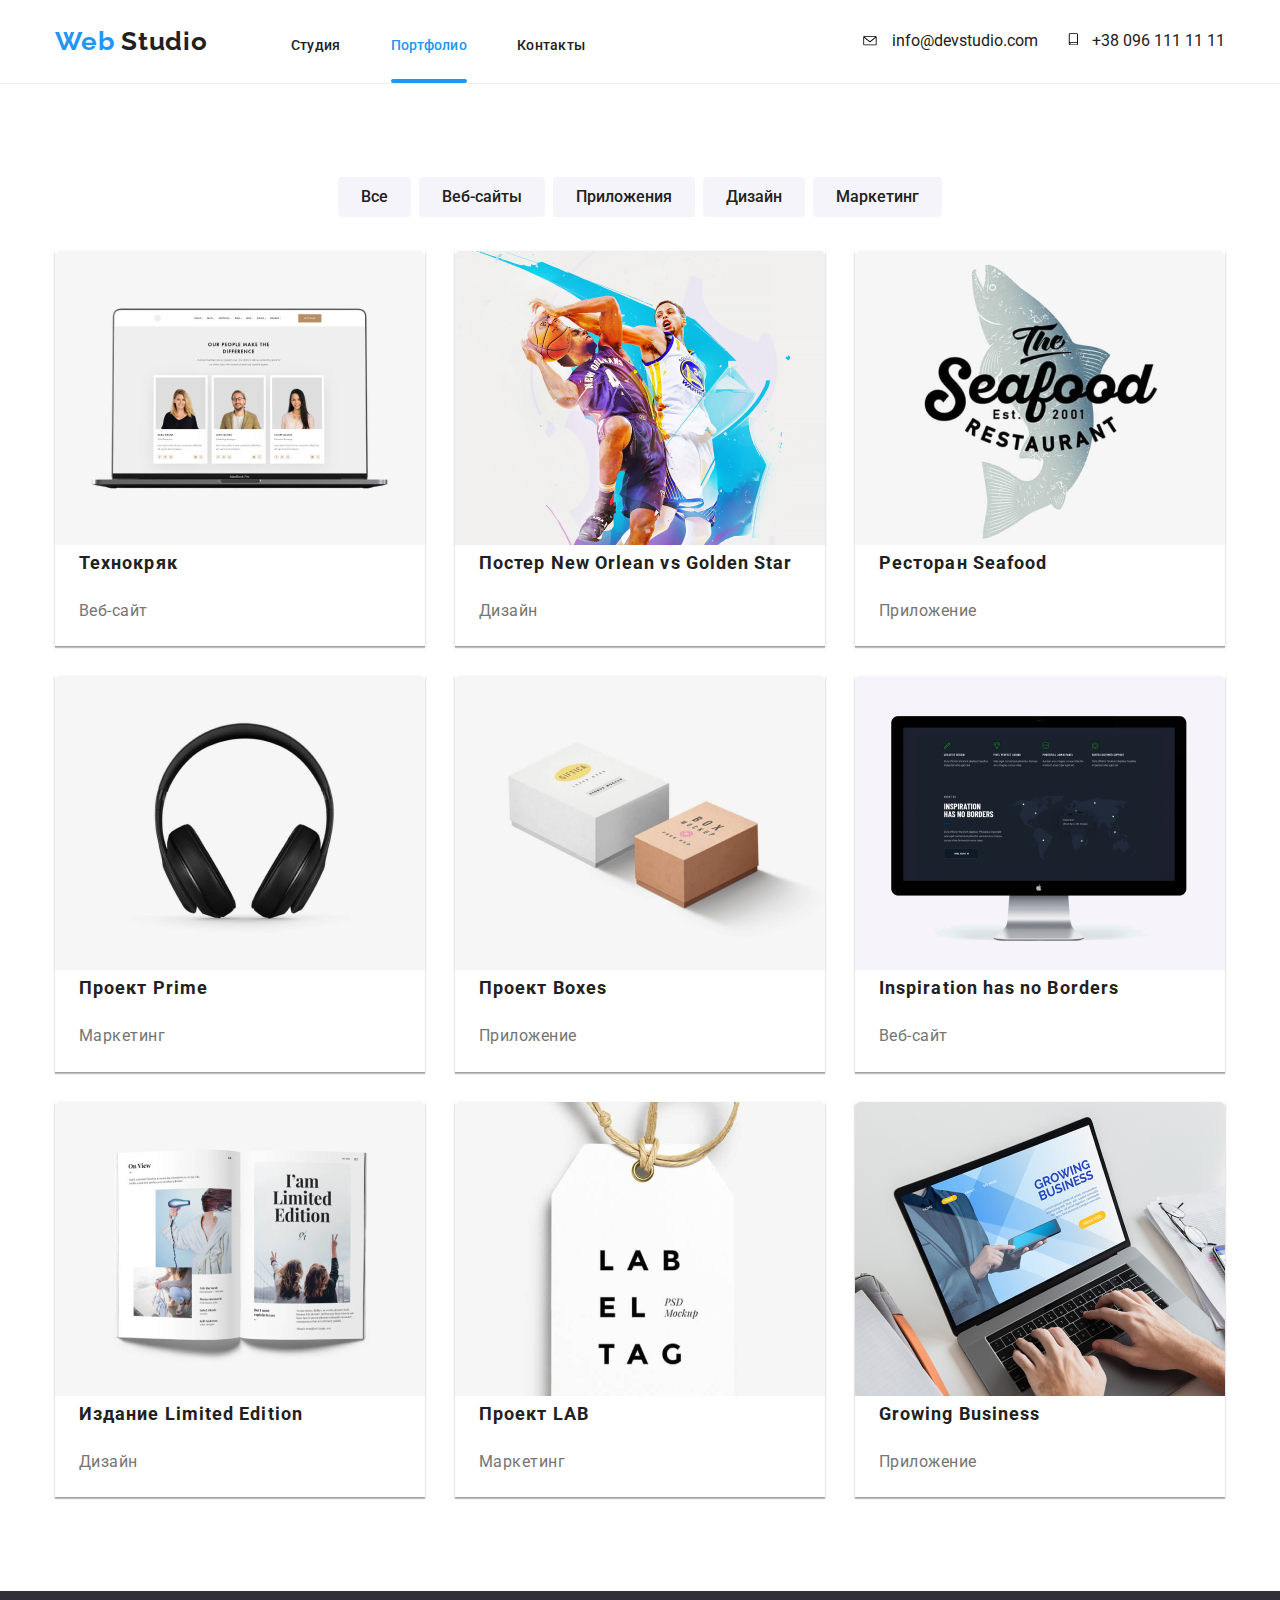
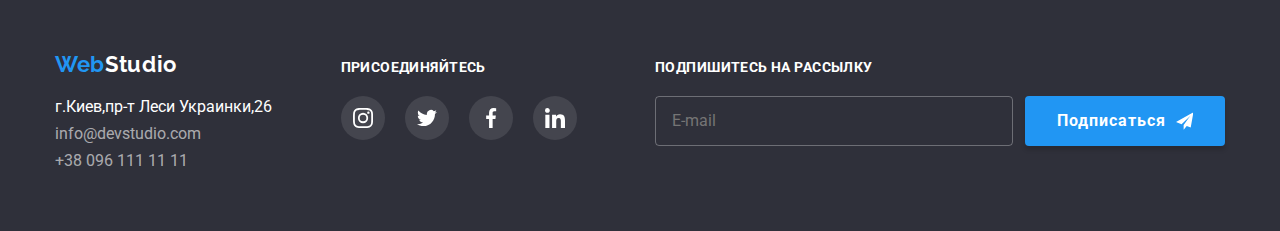
<file: portfolio.html>
<!DOCTYPE html>
<html lang="ru">
  <head>
    <meta charset="UTF-8" />
    <meta name="viewport" content="width=device-width, initial-scale=1.0" />
    <title>Web-studio-v-1</title>
    <link
      href="https://fonts.googleapis.com/css2?family=Raleway:wght@700&family=Roboto:wght@400;500;700&display=swap"
      rel="stylesheet"
    />
    <link rel="stylesheet" href="./css/normalize.css" />
    <link rel="stylesheet" href="./css/main.css" />
  </head>
  <body>
    <!---Шапка сайта-->
    <header class="portfolio-header">
      <div class="container">
      <nav class="page-nav">
        <a href="./index.html" class="logo-header"><span class="logo-web-header">Web</span> Studio</a>
        <ul class="site-nav link">
          <li class="nav-box">
            <a class="nav-link link" href="./index.html">Студия</a>
          </li>
          <li class="nav-box">
            <a class="nav-link link current" href="./portfolio.html">Портфолио</a>
          </li>
          <li class="nav-box">
            <a class="nav-link link" href="">Контакты</a>
          </li>
        </ul>

        <address class="contacts">
            
          <a class="mail-box" href="mailto:info@devstudio.com">
            <svg class="icon-mail">
              <use href="./images/sprite.svg#icon-envelope"></use>
            </svg>
            info@devstudio.com</a>
          
          <a class="smartphone-box" href="tel:+380961111111">
            <svg class="icon-smartphone">
              <use href="./images/sprite.svg#icon-smartphone"></use>
            </svg>
            +38 096 111 11 11</a>
         
        </address>
      </nav>
        </div>
    </header>
    <!--Проекты-->
    <main>
      <section class="section projects-page">
        <div class="container">
        <h1 class="invisible-title">Invisible title</h1>
        <ul class="projects-button">
          <li><button type="button" class="radio-button">Все</button></li>
          <li><button type="button" class="radio-button">Веб-сайты</button></li>
          <li><button type="button" class="radio-button">Приложения</button></li>
          <li><button type="button" class="radio-button">Дизайн</button></li>
          <li><button type="button" class="radio-button">Маркетинг</button></li>
        </ul>
        <ul class="projects">
          <li class="projects-item">
            <a class="projects-link" href="">
              <div class="overlay-container">
                
              <img class="projects-img" src="./images/img-portfolio-1.png" alt="Img-portfolio-1" />
                <p class="project-description">
                  Технокряк это современная площадка распространения коронавируса.
                  Компании используют эту платформу для цифрового шпионажа и атак
                  на защищённые сервера конкурентов.
                </p>
  
              </div>
              <h2 class="project-title">Технокряк</h2>
              <p class="text-primary">Веб-сайт</p>
            </a>
          </li>
          <li class="projects-item">
            <a class="projects-link" href="">
              <img class="projects-img" src="./images/img-portfolio-2.png" alt="Img-portfolio-2" />
              <h2 class="project-title">Постер New Orlean vs Golden Star</h2>
              <p class="text-primary">Дизайн</p>
            </a>
          </li>
          <li class="projects-item">
            <a class="projects-link" href="">
              <img class="projects-img" src="./images/img-portfolio-3.png" alt="Img-portfolio-3" />
              <h2 class="project-title">Ресторан Seafood</h2>
              <p class="text-primary">Приложение</p>
            </a>
          </li>
          <li class="projects-item">
            <a class="projects-link" href="">
              <img class="projects-img" src="./images/img-portfolio-4.png" alt="Img-portfolio-4" />
              <h2 class="project-title">Проект Prime</h2>
              <p class="text-primary">Маркетинг</p>
            </a>
          </li>
          <li class="projects-item">
            <a class="projects-link" href="">
              <img class="projects-img" src="./images/img-portfolio-5.png" alt="Img-portfolio-5" />
              <h2 class="project-title">Проект Boxes</h2>
              <p class="text-primary">Приложение</p>
            </a>
          </li>
          <li class="projects-item">
            <a class="projects-link" href="">
              <img class="projects-img" src="./images/img-portfolio-6.png" alt="Img-portfolio-6" />
              <h2 class="project-title">Inspiration has no Borders</h2>
              <p class="text-primary">Веб-сайт</p>
            </a>
          </li>
          <li class="projects-item">
            <a class="projects-link" href="">
              <img class="projects-img" src="./images/img-portfolio-7.png" alt="Img-portfolio-7" />
              <h2 class="project-title">Издание Limited Edition</h2>
              <p class="text-primary">Дизайн</p>
            </a>
          </li>
          <li class="projects-item">
            <a class="projects-link" href="">
              <img class="projects-img" src="./images/img-portfolio-8.png" alt="Img-portfolio-8" />
              <h2 class="project-title">Проект LAB</h2>
              <p class="text-primary">Маркетинг</p>
            </a>
          </li>
          <li class="projects-item">
            <a class="projects-link" href="">
              <img class="projects-img" src="./images/img-portfolio-9.png" alt="Img-portfolio-9" />
              <h2 class="project-title">Growing Business</h2>
              <p class="text-primary">Приложение</p>
            </a>
          </li>
        </ul>
      </div>
      </section>
    </main>
    <!--Подвал-->
    <footer class="footer-section">
      <div class="container top-part">
        <div class="address-blok">
          <a href="./index.html" class="logo-footer"
            ><span class="logo-web-footer">Web</span>Studio</a
          >

          <address class="contacts footer">
            <p class="tipe-address">г.Киев,пр-т Леси Украинки,26</p>
            <a href="mailto:info@devstudio.com" class="tipe"
              >info@devstudio.com</a
            >
            <a href="tel:+380961111111" class="tipe">+38 096 111 11 11</a>
          </address>
        </div>
        <div class="item-colum">
          <p class="footer-title">присоединяйтесь</p>
          <ul class="social-link-box">
            <li>
              <a class="social-link footer" href="" aria-label="Ссылка на Instagram">
                <svg class="instagram-footer">
                  <use href="./images/sprite.svg#icon-icon-instagram"></use>
                </svg>
              </a>
            </li>
            <li>
              <a class="social-link footer" href="" aria-label="Ссылка на Twitter">
                <svg class="twitter-footer">
                  <use href="./images/sprite.svg#icon-icon-twitter"></use>
                </svg>
              </a>
            </li>
            <li>
              <a class="social-link footer" href="" aria-label="Ссылка на Facebook">
                <svg class="facebook-footer">
                  <use href="./images/sprite.svg#icon-icon-facebook"></use>
                </svg>
              </a>
            </li>
            <li>
              <a class="social-link footer" href="" aria-label="Ссылка на LinkedIn">
                <svg class="linkedin-footer">
                  <use href="./images/sprite.svg#icon-icon-linkedin"></use>
                </svg>
              </a>
            </li>
          </ul>
        </div>
        <div class="item-colum subscription">
          <p class="footer-title">Подпишитесь на рассылку</p>
          <form class="footer-form">
            <input class="email" type="email" placeholder="E-mail" />
            <button class="button footer">Подписаться
              <svg class="button-icon">
                <use href="./images/sprite.svg#icon-icon-send"></use>
              </svg>
            </button>
          </form>
        </div>
      </div>
    </footer>
  </body>
</html>
</file>
<file: css/main.css>
:root {
  --primary-text-color: #757575;
  --title-text-color: #212121;
  --title-secondary-text-color: #ffffff;
  --primary-background-color: #ffffff;
  --accent-bg-color: #F5F4FA;
  --accent-color: #2196f3;
  --icons-color: #AFB1B8;
}
body {
  background-color: var(--primary-background-color);
  color: var(--primary-text-color);
  font-family: Roboto, sans-serif;
}
a {
  text-decoration: none;
}
ul {
    list-style: none;
}
html {
  box-sizing: border-box;
}
*,
*::before,
*::after {
  box-sizing: border-box;
} 

/* Стили для index.html */

.container {
  width: 1200px;
  margin-right: auto;
  margin-left: auto;
  padding-left: 15px;
  padding-right: 15px;
}
.title {
  margin: 0px;
  padding: 0px;
}

/* Header */
.page-nav {
  display: flex;
  align-items: center;
  justify-content: center;
  
}

/* Logo */
.logo-header {
  display: block;

  font-family: Raleway, sans-serif;
  color: var(--title-text-color);

  font-style: normal;
  font-weight: 700;
  font-size: 26px;
  line-height: 1.2;
  letter-spacing: 0.03em;
}
.logo-web-header {
  color: var(--accent-color);
}

/* Навигация */
.site-nav {
  padding: 0px;
  margin-left: 83px;
  margin-top: 0px;
  margin-bottom: 0px;
  display: flex;
}

.site-nav > .nav-box:not(:last-child) {
  margin-right: 50px;
}

.site-nav a {
  color: var(--title-text-color);
}
.site-nav .link {
  display: block;
  padding-top: 37px;
  padding-bottom: 30px;

  transition-duration: 250ms;
  transition-timing-function: cubic-bezier(0.4, 0, 0.2, 1);
}

.site-nav .link:hover,
.site-nav .link:focus {
  color: var(--accent-color);
}
.site-nav .link.current {
  color: var(--accent-color);
}
.nav-link {
  position: relative;
  display: flex;
  align-items: center;
  padding-top: 32px;
  padding-bottom: 32px;

  font-family: Roboto;
  font-style: normal;
  font-weight: 500;
  font-size: 14px;
  line-height: 16px;
  letter-spacing: 0.02em;

  color: var(--title-text-color);

}

.current::after {
  content: "";
  position: absolute;
  left: 0;
  bottom: 0;
  display: block;
  width: 100%;
  height: 4px;
  border-radius: 2px;
  background-color: var(--accent-color);
}

/* Контакты */
.contacts {
  display: flex;
  margin-left: auto;
  font-style: normal;
}
.contacts a {
  color: var(--title-text-color);
}

.contacts a:hover,
.contacts a:focus {
  color: var(--accent-color);
  fill: var(--accent-color);
}

.mail-box {
  margin-right: 30px;
}

.icon-mail {
  display: inline-block;
  margin-right: 10px;
  width: 16px;
  height: 10px;
}
.icon-smartphone {
  display: inline-block;
  margin-right: 10px;
  width: 10px;
  height: 13px;
}

/* Герой */
.overlay {
  background-image: linear-gradient(rgba(47, 48, 58, 0.8), rgba(47, 48, 58, 0.8)), url(../images/Header-img.jpg);
  background-repeat: no-repeat;
  background-position: center;
  background-size: cover;
}
.hero {
  align-items: center;
  text-align: center;
}
.hero-box {
  display: flex;
  align-items: center;
  justify-content: center;
  margin-right: auto;
  margin-left: auto;
  margin-bottom: 94px;
  max-width: 1600px;
  height: 600px;
}
.hero-title {
  margin-top: 0px;
  margin-bottom: 30px;

  font-weight: 900;
  font-size: 44px;
  line-height: 1.4;
  letter-spacing: 0.06em;
  text-transform: uppercase;
  color: var(--title-secondary-text-color);
}
.button {
  display: inline-block;
  align-items: center;
  text-align: center;
  border: inherit;
  border-radius: 4px;
  outline: none;
  padding: 10px 32px;
  background-color: var(--accent-color);
  color: var(--title-secondary-text-color);
  box-shadow: 0px 2px 1px rgba(0, 0, 0, 0.2), 0px 1px 1px rgba(0, 0, 0, 0.14), 0px 1px 3px rgba(0, 0, 0, 0.12);
  font-family: Roboto;
  font-style: normal;
  font-weight: bold;
  letter-spacing: 0.06em; 
  font-size: 16px;
  line-height: 30px;
  min-width: 200px;
  cursor: pointer;
}

/* Секции */
.section {
  margin-top: 0px;
  padding: 0px;
}
.section-title {
  padding: 0px;
  margin-bottom: 50px;
  margin-top: 0px;
  font-weight: 700;
  font-size: 36px;
  line-height: 1.2;
  text-align: center;
  letter-spacing: 0.03em;
  color: var(--title-text-color);
}

/* Секция Приемущества */
.section.advantages {
  margin-bottom: 94px;
}
.invisible-title {
    opacity: 0;
    margin: 0px;
    padding: 0px;
    height: 0px;
}
.advantages-list {
  display: flex;
  padding: 0px;
  margin: 0px;
}
.advantages-box:not(:last-child) {
  margin-right: 30px;
}
.advantages-items {
  text-align: center;
  margin-bottom: 30px;
  height: 120px;
  padding-top: 25px;
  background-color: var(--accent-bg-color);
  border-radius: 4px;
}
.advantages-box-items {
  width: 70px;
  height: 70px;
}
.advantages-list .title {
  margin-bottom: 10px;
  font-weight: 700;
  font-size: 14px;
  line-height: 1.1;
  letter-spacing: 0.03em;
  text-transform: uppercase;
  color: var(--title-text-color);
}
.advantages-text {
  padding: 0px;
  margin: 0px;
  font-weight: normal;
  font-size: 14px;
  line-height: 1.7;
  letter-spacing: 0.03em;
}

/* Секция Деятельность */
.section.activity {
  margin-bottom: 140px;
}
.activity-list {
  display: flex;
  padding: 0px;
  margin: 0px;
}
.activity-box {
  position: relative;
  width: calc((100% - 60px) / 3);
  margin-bottom: 30px;
}
.activity-box:not(:last-child) {
  margin-right: 30px;
}
.activity-box img {
  display: block;
}
.activity-list .title {
  position: absolute;
  bottom: 0;
  left: 0;
  width: 100%;
  padding-top: 27px;
  padding-bottom: 27px;
  font-weight: 700;
  font-size: 14px;
  line-height: 1.1;
  letter-spacing: 0.03em;
  text-align: center;
  text-transform: uppercase;
  color: var(--title-secondary-text-color);
  background-color: rgba(47, 48, 58, 0.8);
}

/* Секция Команда */
.section.team {
  margin-bottom: 48px;
  background-color: #F5F4FA;
}
.team-list {
  display: flex;
  padding-bottom: 140px;
  padding-left: 0px;
  margin: 0px;
}
.team-box {
  width: calc((100% - 90px) / 4);
  padding-bottom: 24px;
  background-color: var(--primary-background-color);
  box-shadow: 0px 2px 1px rgba(0, 0, 0, 0.2), 0px 1px 1px rgba(0, 0, 0, 0.14), 0px 1px 3px rgba(0, 0, 0, 0.12);
  border-radius: 4px 4px 4px 4px;
}

.team-box:not(:last-child) {
  margin-right: 30px;
}
.section-title.team {
  padding-top: 40px;
  margin-bottom: 64px;
  font-size: 36px;
  line-height: 42px;
  text-align: center;
  letter-spacing: 0.03em;
}
.team-photo {
  margin-bottom: 30px;
  border-radius: 4px 4px 0px 0px;
}
.img {
  display: block;
  max-width: 100%;
  height: auto;
}
.title.team {
  text-align: center;
}
.team-list .title {
  padding: 0px;
  margin-bottom: 10px;
  font-weight: 500;
  font-size: 16px;
  line-height: 1.2;
  letter-spacing: 0.03em;
  color: var(--title-text-color);
}
.team-text {
  padding: 0px;
  margin-top: 0px;
  margin-bottom: 15px;
  font-weight: normal;
  font-size: 16px;
  line-height: 19px;
  letter-spacing: 0.03em;
  text-align: center;
}
.social-box {
  display: flex;
  text-align: center;
  padding-left: 32px;
  padding-right: 32px;
}
.social-link-team {
  display: flex;
  justify-content: center;
  align-items: center;
  margin-right: 10px;
  width: 44px;
  height: 44px;
  border-radius: 50%;
  color: var(--icons-color);
  
  transition-duration: 250ms;
  transition-timing-function: cubic-bezier(0.4, 0, 0.2, 1);
}
.social-link-team:hover,
.social-link-team:focus {
  background-color: var(--accent-color);
  color: var(--title-secondary-text-color);
}

.icon-instagram {
  width: 20px;
  height: 20px;
  fill: currentColor;
  color: inherit;
}

.icon-twitter {
  width: 20px;
  height: 20px;
  fill: currentColor;
  color: inherit;
}

.icon-facebook {
  width: 20px;
  height: 20px;
  fill: currentColor;
  color: inherit;
}

.icon-linkedin {
  width: 20px;
  height: 20px;
  fill: currentColor;
  color: inherit;
}


/* Секция Постоянные клиенты */
.section.clients {
  margin-bottom: 94px;
}
.clients-list {
  display: flex;
  padding: 0px;
  margin: 0px;
}
.clients-box:not(:last-child) {
  margin-right: 30px;
}

.clients-link {
  display: flex;
  justify-content: center;
  align-items: center;
  height: 90px;
  width: 170px;
  border: 1px solid var(--icons-color); 
  border-radius: 4px;
  fill: var(--icons-color);

  transition-duration: 250ms;
  transition-timing-function: cubic-bezier(0.4, 0, 0.2, 1);
}
.clients-link:hover {
  fill: var(--accent-color);
  border: 1px solid var(--accent-color);
}



/* Футтер */

.footer-section {
  background-color: #2f303a;
  padding-top: 60px;
  padding-bottom: 60px;
}

.footer-section > .container {
  display: flex;
}
.container.top-part {
  justify-content: space-between;
  align-items: baseline;
}
.address-blok {
  display: block; 
  flex-direction: column;
}
.item-colum {
  display: block;
  flex-direction: column;
}
.item-colum > .subscription {
  margin-right: auto;
  width: 570px;
  height: 86px;
}

.logo-footer {
  display: block;
  margin: 0px;
  font-family: Raleway, sans-serif;
  font-weight: 700;
  font-size: 22px;
  line-height: 1.2;
  letter-spacing: 0.03em;
  color: #ffffff;
  }
  
  .logo-web-footer {
    color: #2196f3;
  }
  .contacts.footer {
    display: flex;
    align-items: flex-start;
    flex-direction: column;
    margin-top: 20px;
    margin-bottom: 0px;
    padding: 0px;
    font-style: normal;
  }
  .contacts.footer > .tipe {
    margin-top:  9px;
    margin-left: 0px;
    padding: 0px;
    color: rgba(255, 255, 255, 0.6);

    transition-duration: 250ms;
    transition-timing-function: cubic-bezier(0.4, 0, 0.2, 1);
  }
  .contacts.footer > .tipe:hover,
  .contacts.footer > .tipe:focus {
    color: #2196f3;
  }
  .tipe-address {
    padding: 0px;
    margin: 0px;
    color: var(--title-secondary-text-color);
  }
  .footer-title {
    padding: 0px;
    margin-bottom: 20px;
    margin-top: 0px;
    font-weight: 700;
    font-size: 14px;
    line-height: 1.1;
    letter-spacing: 0.03em;
    text-transform: uppercase;
    color: var(--title-secondary-text-color);
  }
  .social-link-box {
    display: flex;
    padding: 0px;
    margin: 0px;
  }

  .social-link {
    padding: 0px;
    color: var(--title-secondary-text-color);
    background-color: rgba(255, 255, 255, 0.1);
  } 

  .social-link-box li:not(:last-child) {
    margin-right: 10px;
  }
 
  .social-link.footer {
    display: flex;
    justify-content: center;
    align-items: center;
    margin-right: 10px;
    width: 44px;
    height: 44px;
    border-radius: 50%;
  }
  .social-link-box a {
    transition-duration: 250ms;
    transition-timing-function: cubic-bezier(0.4, 0, 0.2, 1);
  }
  .social-link-box a:hover {
    background-color: var(--accent-color);
  }
  .instagram-footer {
    width: 20px;
    height: 20px;
    fill: var(--title-secondary-text-color);
  }
  .twitter-footer {
    width: 20px;
    height: 20px;
    fill: var(--title-secondary-text-color);
  }
  .facebook-footer {
    width: 20px;
    height: 20px;
    fill: var(--title-secondary-text-color);
  }
  .linkedin-footer {
    width: 20px;
    height: 20px;
    fill: var(--title-secondary-text-color);
  }

  .button.footer {
    display: flex;
    justify-content: center;
    align-items: center;
    width: 200px;
    height: 50px;
    background-color: var(--accent-color);
    box-shadow: 0px 4px 4px rgba(0, 0, 0, 0.15);
    border-radius: 4px;
    border: none;
    font-weight: 700;
    font-size: 16px;
    line-height: 30px;
    color: var(--title-secondary-text-color);
    letter-spacing: 0.06em;
}

  .button-icon {
    margin-left: 10px;
    height: 24px;
    width: 24px;
    fill: var(--title-secondary-text-color);
  }
  .footer-form {
    display: inline-flex;
  }
  .footer-form input {
    margin-right: 12px;
    padding: 15px 16px;
    color: var(--title-secondary-text-color);
  }


  /* Стили для portfolio.html */

  .portfolio-header {
    margin-bottom: 94px;
    outline: 1px solid #ECECEC;
  }

  /* Секция */
  
  .section.projects-page {
    margin-bottom: 94px;
  }
  .projects-button {
    display: flex;
    flex-wrap: wrap;
    align-items: center;
    justify-content: center;
    margin-top: 0px;
    margin-bottom: 34px;
    padding: 0px;
  }
  .radio-button {
    display: inline-block;
    padding: 6px 22px;
    min-width: 73px;
    font-weight: 500;
    font-size: 16px;
    line-height: 1.63;
    text-align: center;
    background-color: #F5F4FA;
    color: #212121;
    border: 1px solid transparent; 
    border-radius: 4px;
    cursor: pointer;

    transition-duration: 250ms;
    transition-timing-function: cubic-bezier(0.4, 0, 0.2, 1);
  }

  .projects-button li:not(:last-child) {
    margin-right: 8px;
  }

  .radio-button:hover,
  .radio-button:focus {
    background-color: var(--accent-color);
    color: var(--title-secondary-text-color);
    box-shadow: 0px 2px 1px rgba(0, 0, 0, 0.2), 0px 1px 1px rgba(0, 0, 0, 0.14), 0px 1px 3px rgba(0, 0, 0, 0.12);
  }

  .projects {
    display: flex;
    flex-wrap: wrap;
    padding: 0px;
    margin: 0px;
  }

  .projects-item {
    width: calc((100% - 60px) / 3);
    margin-right: 30px;
    margin-bottom: 30px;
    background-color: var(--primary-background-color);
    box-shadow: 0px 2px 1px rgba(0, 0, 0, 0.2), 0px 1px 1px rgba(0, 0, 0, 0.14), 0px 1px 3px rgba(0, 0, 0, 0.12);
  }

  .projects-item:nth-child(3n) {
    margin-right: 0px;
  }
  .projects-item:nth-last-child(-n + 3) {
    margin-bottom: 0px;
  }
  .projects-img {
    display: block;
    padding: 0px;
    margin: 0px;
  }
  .project-title {
    padding-left: 24px;
    margin-top: 0px;
    margin-bottom: 15px;
    font-weight: 700;
    font-size: 18px;
    line-height: 2;
    letter-spacing: 0.06em;
    color: var(--title-text-color);
  }
  .overlay-container {
    position: relative;
    overflow: hidden;
  }
  .overlay-container:hover .project-description {
    opacity: 1;
    transform: translateY(0);
  }
  
  .project-description {
    display: block;
    position: absolute;
    left: 0;
    top: 0;
    width: 100%;
    height: 100%;
    opacity: 0;
    margin: 0;
    padding-top: 63px;
    padding-right: 24px;
    padding-bottom: 63px;
    padding-left: 24px;
    font-weight: 400;
    font-size: 18px;
    line-height: 1.56;
    color: var(--title-secondary-text-color);
    background-color: rgba(33, 150, 243, 0.9);
    transform: translateY(100%);
    transition: transform 250ms cubic-bezier(0.4, 0, 0.2, 1), 
    opacity 250ms cubic-bezier(0.4, 0, 0.2, 1);
  }

  .text-primary {
    padding-left: 24px;
    margin-top: 0px;
    margin-bottom: 20px;
    font-weight: normal;
    font-size: 16px;
    line-height: 1.9;
    letter-spacing: 0.03em;
    color: var(--primary-text-color);
  }

  .email {
    margin-right: 12px;
    width: 358px;
    height: 50px;
    border: 1px solid rgba(255, 255, 255, 0.3);
    border-radius: 4px;
    background-color: inherit;
  }

/* Оформление формы */

  .form {
    position: absolute;
    top: 50%;
    left: 50%;
    transform: translate(-50%, -50%) scale(1);
    transition: transform 250ms cubic-bezier(0.4, 0, 0.2, 1);

    min-width: 528px;
    min-height: 581px;
    margin-left: auto;
    margin-right: auto;
    padding: 40px;
    background-color: var(--primary-background-color);
    box-shadow: 0px 2px 1px rgba(0, 0, 0, 0.2), 0px 1px 1px rgba(0, 0, 0, 0.14), 0px 1px 3px rgba(0, 0, 0, 0.12);
    border-radius: 4px 4px 4px 4px;
  }

  .form-field {
    position: relative;
    margin-bottom: 28px;
    display: flex;
    flex-direction: column;
  }

  .form-label {
    position: absolute;
    top: 50%;
    left: 42px;
    transform: translateY(-50%);

    transition: transform 250ms linear;
  }

  .form-input:focus + .form-label,
  .form-input:not(:placeholder-shown) + .form-label {
    transform: translateY(-40px);
    left: 15px;
    color: var(--accent-color);
    
  }
  .form-label-comment {
    position: absolute;
    top: 16px;
    left: 16px;
    transform: translateY(-50%);

    transition: transform 250ms linear;
  }
  .form-input-comment:focus + .form-label-comment,
  .form-input-comment:not(:placeholder-shown) + .form-label-comment {
    transform: translateY(-35px);
    color: var(--accent-color);
    
  }

  .form-input:focus,
  .form-input-comment:focus  {
    outline: none;
    border-color: var(--accent-color);
  }

  .form-field input {
    margin: 0px;
    padding: 12px 42px;
    border: 1px solid #757575;
    border-radius: 3px;
  }

  .form-title {
    margin-top: 0px;
    margin-bottom: 28px;
    font-size: 20px;
    line-height: 23px;
    text-align: center;
    letter-spacing: 0.03em;
    color: var(--title-text-color);
  }
  .form-field textarea {
    padding: 12px 16px;
    height: 120px;
    width: 448px;
  }
  
  .user-icon {
    position: absolute;
    top: 50%;
    left: 19px;

    transform: translateY(-50%);

    display: inline-block;
    width: 12px;
    height: 12px;
  }
  
  .form-input:focus ~ .user-icon {
    fill: var(--accent-color);
  }
  
  .checkbox {
    position: absolute;
    width: 1px;
    height: 1px;
    margin: -1px;
    border: 0;
    padding: 0;
    clip: rect(0 0 0 0);
    overflow: hidden;
  }

  .field {
    display: flex;
    align-items: center;
  }

  .checkbox-icon {
    display: inline-block;
    width: 16px;
    height: 15px;
    margin-right: 7px;
    border: 2px solid #212121;
    border-radius: 2px;  
  }

  .checkbox:checked + .checkbox-icon {
    background-color: var(--accent-color);
    border-color: var(--accent-color);
    background-image: url(../images/icon-check.svg);
    background-size: contain;
    background-origin: border-box;
  }

  .field-policy {
    color: var(--accent-color);
    text-decoration: underline;
  }
  .open-button {
    display: flex;
    justify-content: center;
    align-items: center;
  }

  .close-button {
    position: absolute;
    display: flex;
    align-items: center;
    justify-content: center; 
    width: 30px;
    height: 30px;
    right: 8px;
    top: 8px;
    background: #FFFFFF;
    border: 1px solid rgba(0, 0, 0, 0.1);
    border-radius: 50%;
    cursor: pointer;
    outline: none;
  }
  
  .close-icon {
    width: 18px;
    height: 18px; 
  }
  
  .close-button .close-icon:hover {
    fill: var(--accent-color);
  }
  

/* Бекдроп */

  .backdrop {
    position: fixed;
    top: 0px;
    left: 0px;
    width: 100%;
    height: 100%;
    background-color: rgba(0, 0, 0, 0.2);

    opacity: 1;
    transition: opacity 250ms cubic-bezier(0.4, 0, 0.2, 1);
  }

  .backdrop.is-hidden {
    opacity: 0;
    pointer-events: none;
  }

  .backdrop.is-hidden .form {
    transform: translate(-50%, -50%) scale(0.9);
  }
</file>
